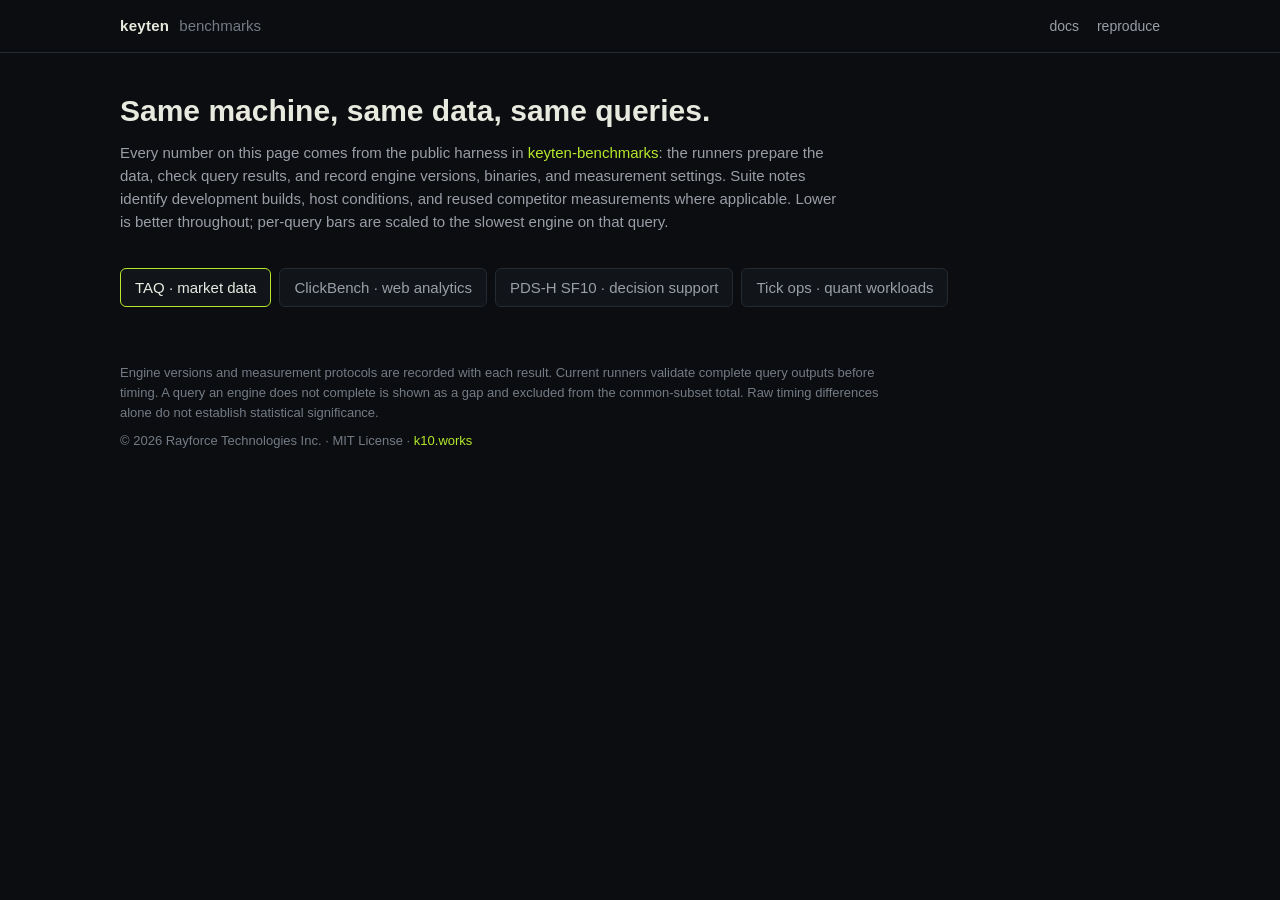
<file: index.html>
<!doctype html>
<!-- Copyright (c) 2026 Rayforce Technologies Inc. Licensed under the MIT License. -->
<meta charset="utf-8">
<meta http-equiv="refresh" content="0; url=board/">
<a href="board/">Keyten benchmarks</a>
</file>
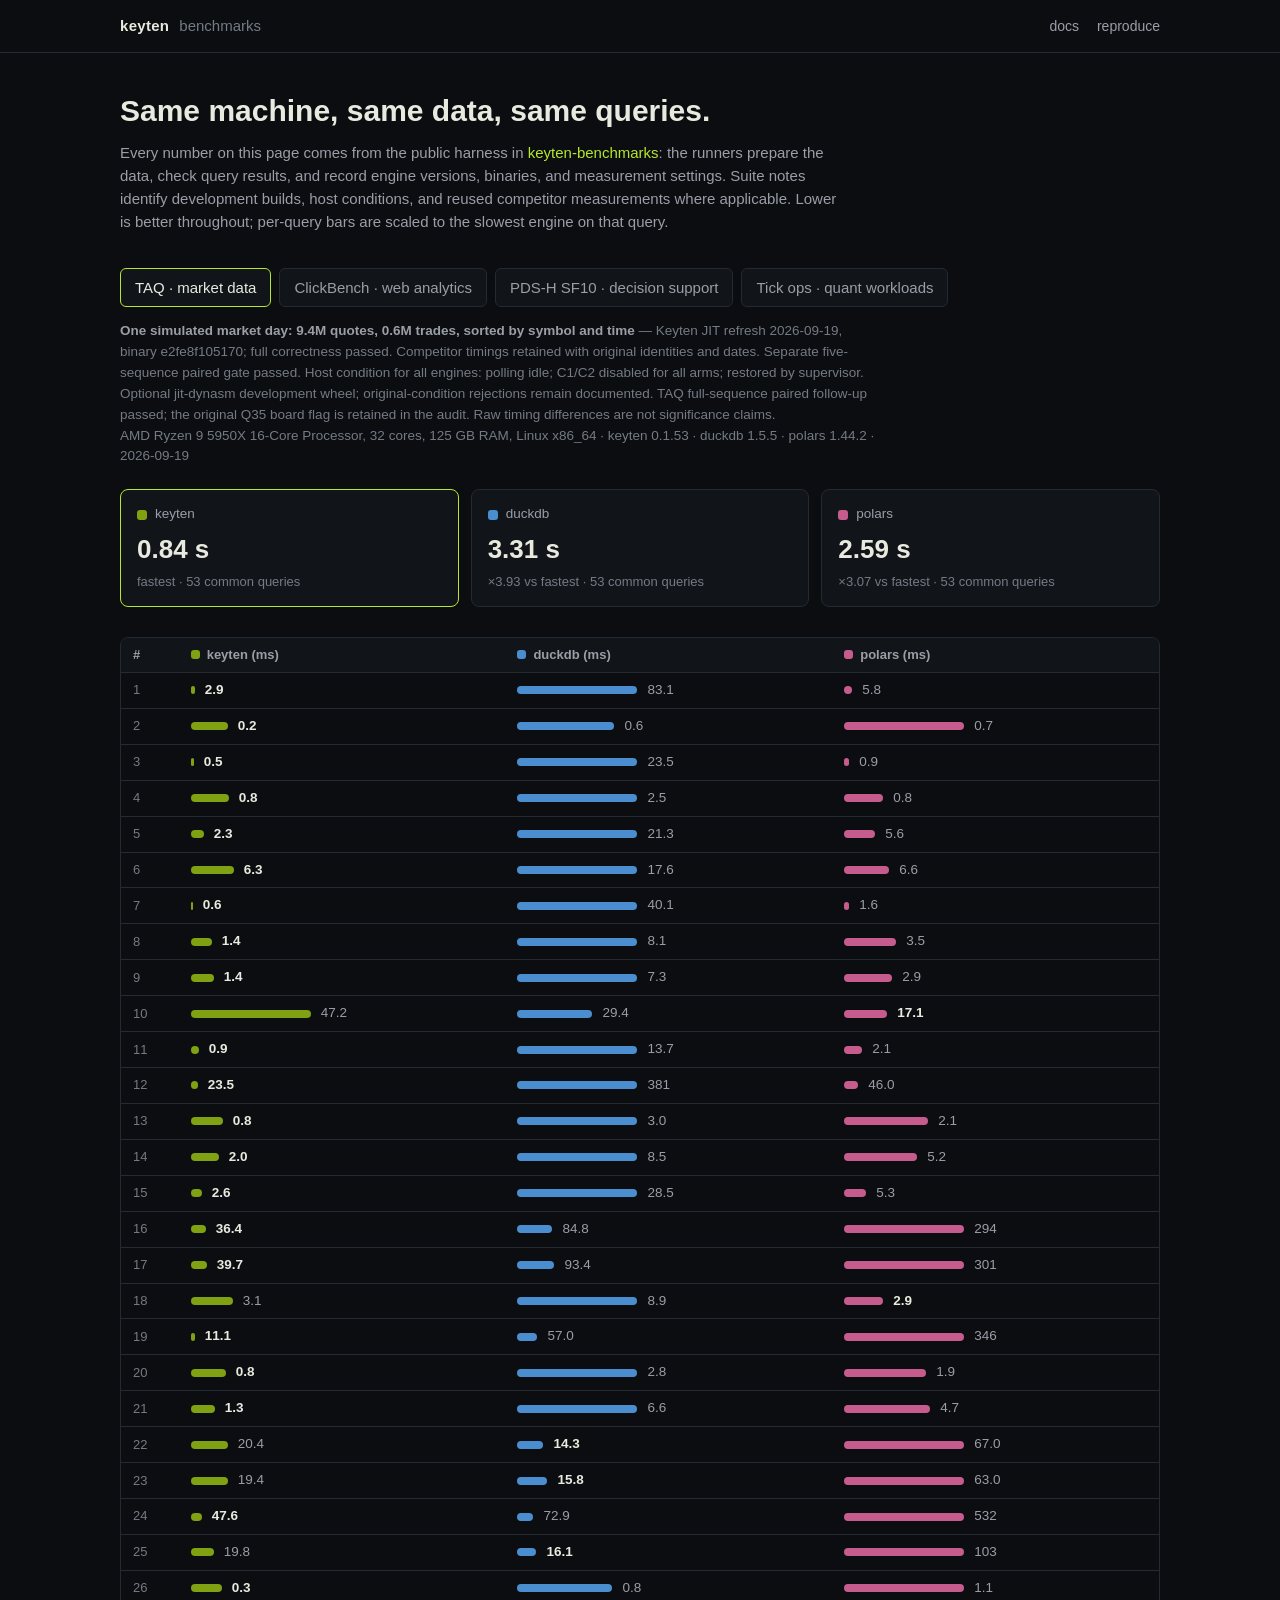
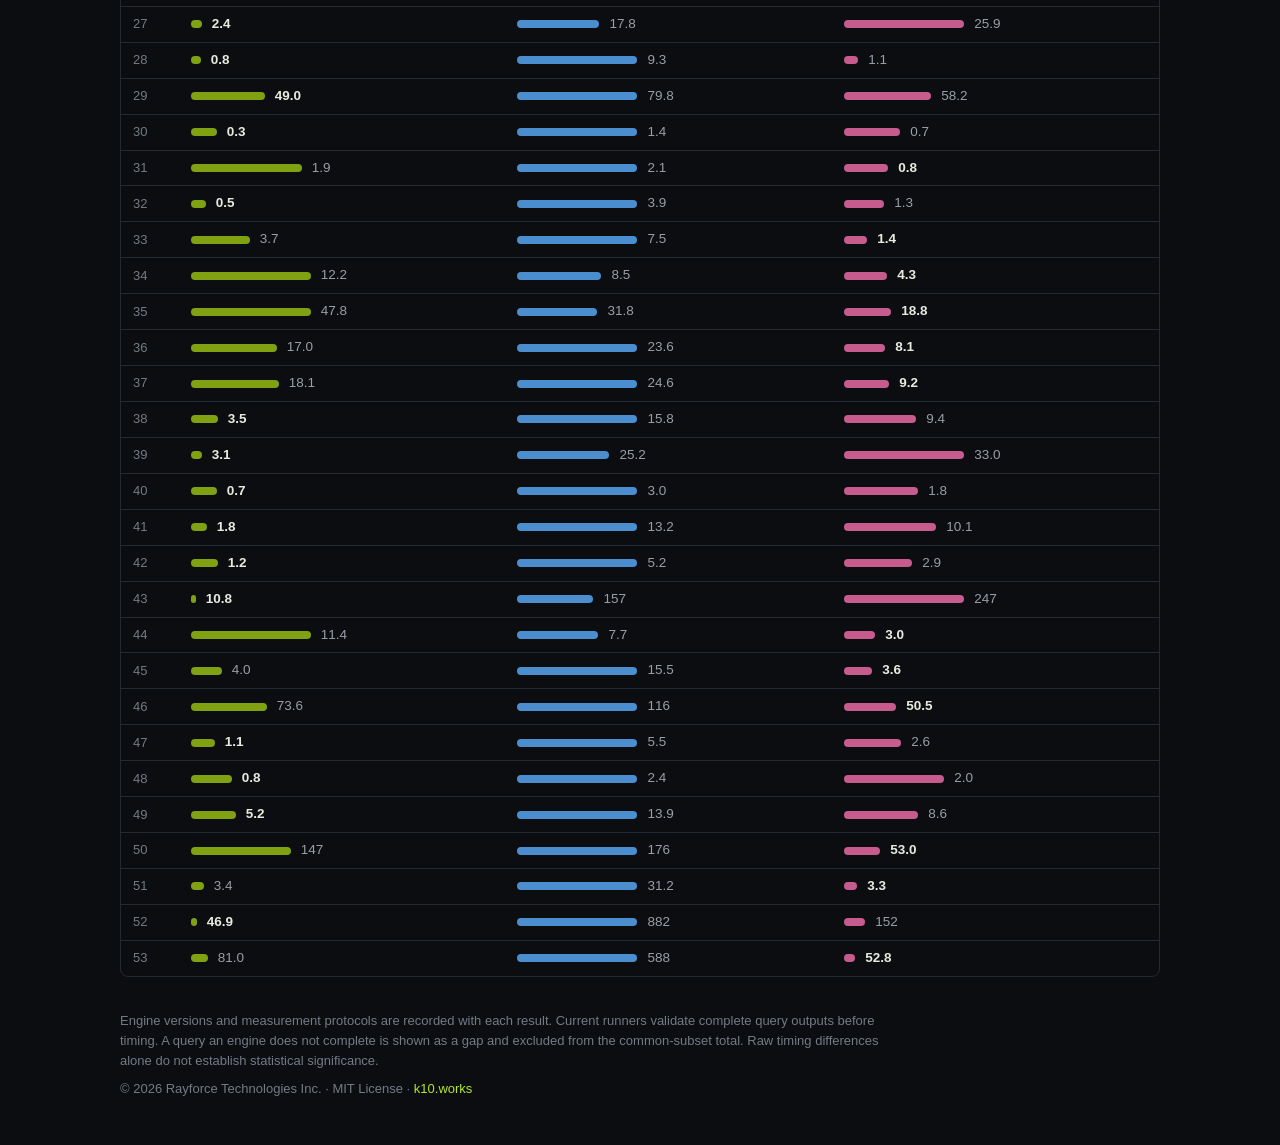
<file: board/index.html>
<!doctype html>
<!-- Copyright (c) 2026 Rayforce Technologies Inc. Licensed under the MIT License. -->
<html lang="en">
<head>
<meta charset="utf-8">
<meta name="viewport" content="width=device-width, initial-scale=1">
<title>Keyten benchmarks</title>
<link rel="stylesheet" href="board.css">
</head>
<body>
<header class="hd">
  <div class="shell">
    <a class="brand" href="https://k10.works/">keyten</a>
    <span class="brand-sub">benchmarks</span>
    <nav>
      <a href="https://k10.works/docs/">docs</a>
      <a href="https://github.com/k10works/keyten-benchmarks">reproduce</a>
    </nav>
  </div>
</header>

<main class="shell">
  <section class="intro">
    <h1>Same machine, same data, same queries.</h1>
    <p>Every number on this page comes from the public harness in
    <a href="https://github.com/k10works/keyten-benchmarks">keyten-benchmarks</a>:
    the runners prepare the data, check query results, and record engine versions,
    binaries, and measurement settings. Suite notes identify development builds,
    host conditions, and reused competitor measurements where applicable.
    Lower is better throughout; per-query bars are scaled to the slowest engine
    on that query.</p>
  </section>

  <nav class="tabs" id="tabs"></nav>
  <section id="meta" class="meta"></section>
  <section id="summary" class="summary"></section>
  <section id="detail"></section>

  <footer class="ft">
    <p>Engine versions and measurement protocols are recorded with each result.
    Current runners validate complete query outputs before timing. A query an
    engine does not complete is shown as a gap and excluded from the common-subset
    total. Raw timing differences alone do not establish statistical significance.</p>
    <p>© 2026 Rayforce Technologies Inc. · MIT License · <a href="https://k10.works/">k10.works</a></p>
  </footer>
</main>

<div id="tip" class="tip" hidden></div>
<script src="board.js"></script>
</body>
</html>
</file>
<file: board/board.css>
/* Copyright (c) 2026 Rayforce Technologies Inc. Licensed under the MIT License. */

:root {
  --bg: #0b0d10;
  --panel: #11151a;
  --line: #232a32;
  --ink: #e9eadf;
  --ink-2: #9a9ea7;
  --ink-3: #747b85;
  --accent: #b5e72b;
  /* Engine identities — validated categorical palette on the dark surface. */
  --c-keyten: #7fa112;
  --c-duckdb: #4a8ed0;
  --c-polars: #c65c8d;
  --c-questdb: #e09b45;
  --c-l: #9b83d4;
}

* { box-sizing: border-box; margin: 0; }
html, body { background: var(--bg); color: var(--ink); }
body {
  font: 15px/1.55 -apple-system, "Segoe UI", Roboto, Helvetica, Arial, sans-serif;
}
a { color: var(--accent); text-decoration: none; }
a:hover { text-decoration: underline; }
.shell { max-width: 1080px; margin: 0 auto; padding: 0 20px; }

.hd { border-bottom: 1px solid var(--line); padding: 14px 0; }
.hd .shell { display: flex; align-items: baseline; gap: 10px; }
.brand { color: var(--ink); font-weight: 700; letter-spacing: .02em; }
.brand-sub { color: var(--ink-3); }
.hd nav { margin-left: auto; display: flex; gap: 18px; font-size: 14px; }
.hd nav a { color: var(--ink-2); }

.intro { padding: 40px 0 8px; max-width: 720px; }
.intro h1 { font-size: 30px; line-height: 1.2; margin-bottom: 12px; }
.intro p { color: var(--ink-2); }

.tabs { display: flex; gap: 8px; margin: 26px 0 14px; }
.tabs button {
  background: var(--panel); color: var(--ink-2); border: 1px solid var(--line);
  border-radius: 6px; padding: 7px 14px; font: inherit; cursor: pointer;
}
.tabs button[aria-selected="true"] { color: var(--ink); border-color: var(--accent); }

.meta { color: var(--ink-3); font-size: 13.5px; margin-bottom: 22px; max-width: 760px; }
.meta b { color: var(--ink-2); font-weight: 600; }

.summary { display: grid; grid-template-columns: repeat(auto-fit, minmax(220px, 1fr)); gap: 12px; margin-bottom: 30px; }
.card {
  background: var(--panel); border: 1px solid var(--line); border-radius: 8px; padding: 14px 16px;
}
.card .eng { display: flex; align-items: center; gap: 8px; font-size: 13.5px; color: var(--ink-2); }
.card .eng i { width: 10px; height: 10px; border-radius: 3px; display: inline-block; }
.card .val { font-size: 26px; font-weight: 700; margin: 4px 0 2px; font-variant-numeric: tabular-nums; }
.card .rel { color: var(--ink-3); font-size: 13px; }
.card.best { border-color: var(--accent); }

.tblwrap { overflow-x: auto; border: 1px solid var(--line); border-radius: 8px; }
table { border-collapse: collapse; width: 100%; font-variant-numeric: tabular-nums; }
th, td { padding: 7px 12px; text-align: left; white-space: nowrap; }
thead th {
  position: sticky; top: 0; background: var(--panel); color: var(--ink-2);
  font-size: 13px; font-weight: 600; border-bottom: 1px solid var(--line);
}
thead th .chip { width: 9px; height: 9px; border-radius: 3px; display: inline-block; margin-right: 7px; }
tbody tr { border-top: 1px solid var(--line); }
tbody tr:hover { background: #12161b; }
td.q { color: var(--ink-3); font-size: 13px; }
td.cell { min-width: 170px; }
.barrow { display: flex; align-items: center; gap: 10px; }
.bar {
  height: 8px; border-radius: 4px; min-width: 2px;
  flex: 0 0 auto;
}
.ms { color: var(--ink-2); font-size: 13.5px; min-width: 64px; }
.ms.best { color: var(--ink); font-weight: 650; }
.gap { color: var(--ink-3); }

.ft { margin: 34px 0 46px; color: var(--ink-3); font-size: 13px; max-width: 760px; }
.ft p + p { margin-top: 8px; }

.tip {
  position: fixed; z-index: 10; max-width: 460px; background: #171c22; color: var(--ink);
  border: 1px solid var(--line); border-radius: 6px; padding: 8px 11px; font-size: 12.5px;
  pointer-events: none; white-space: pre-wrap; word-break: break-word;
}
</file>
